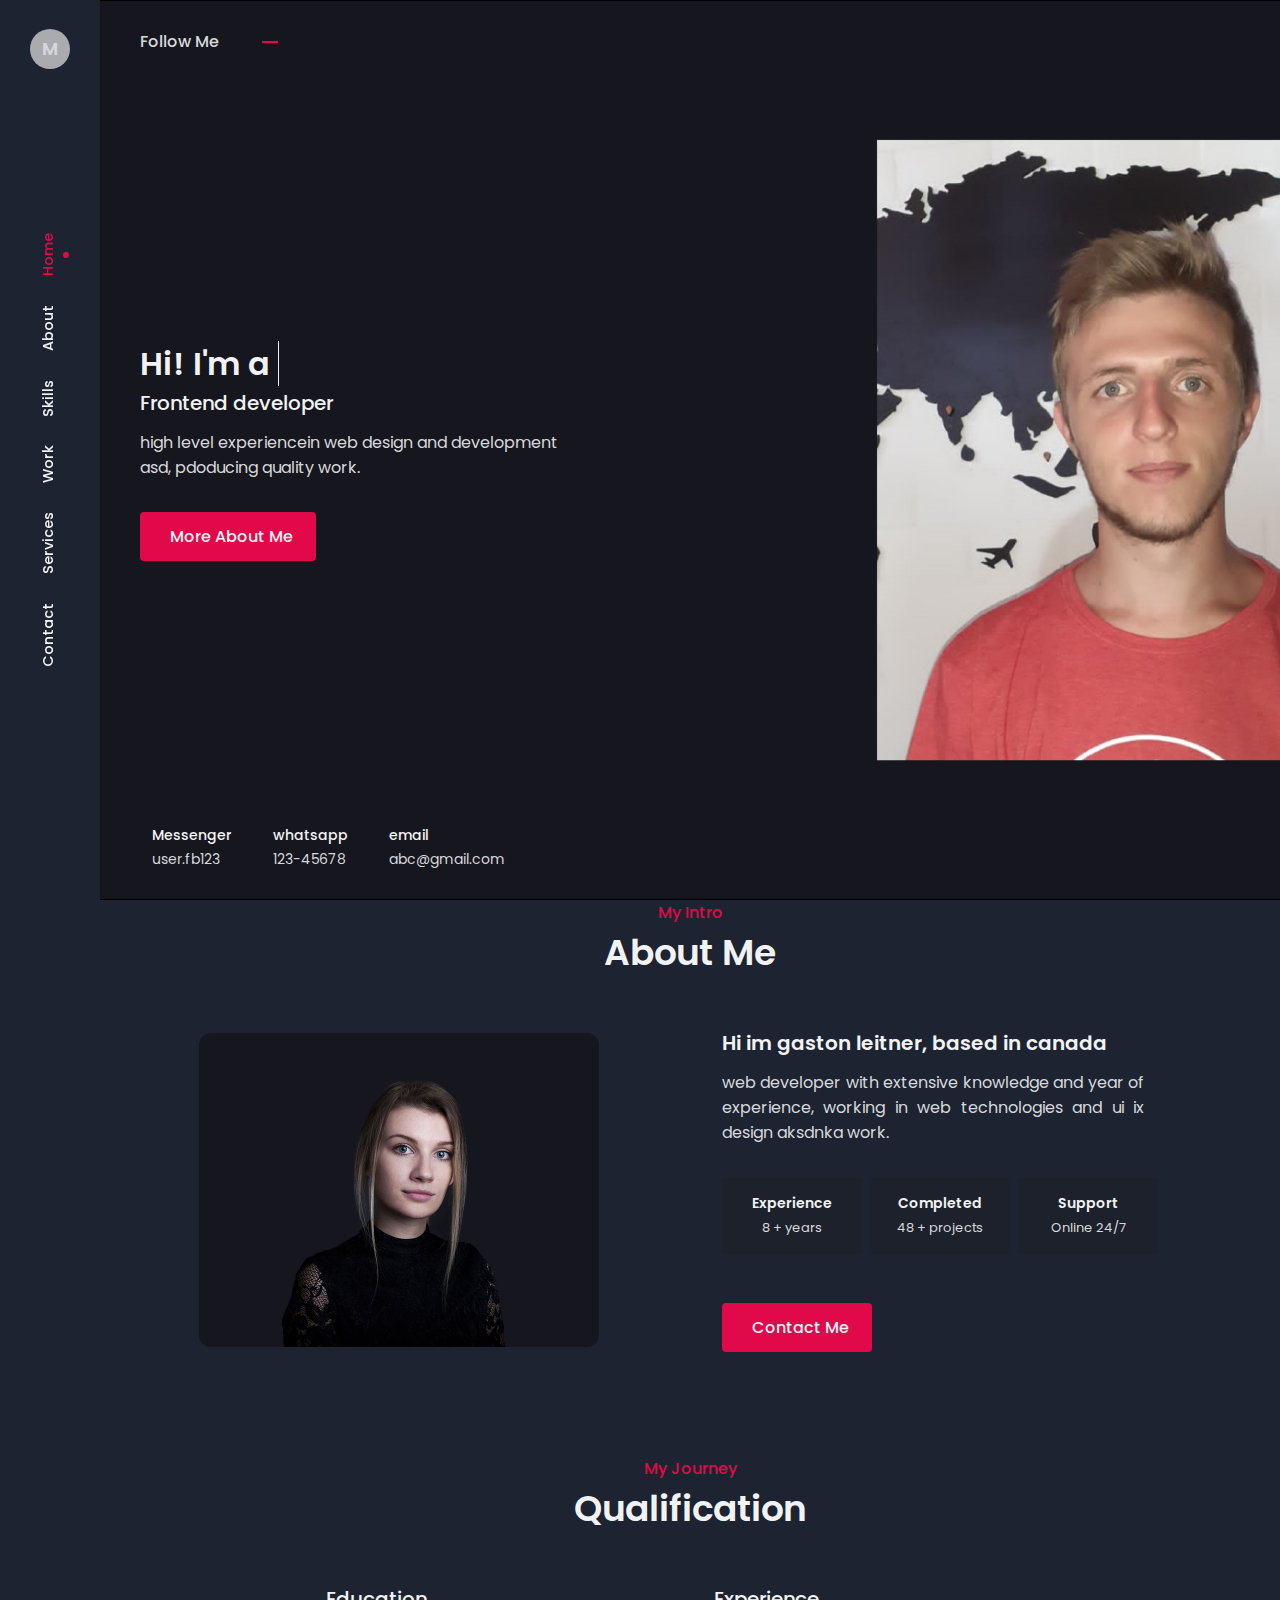
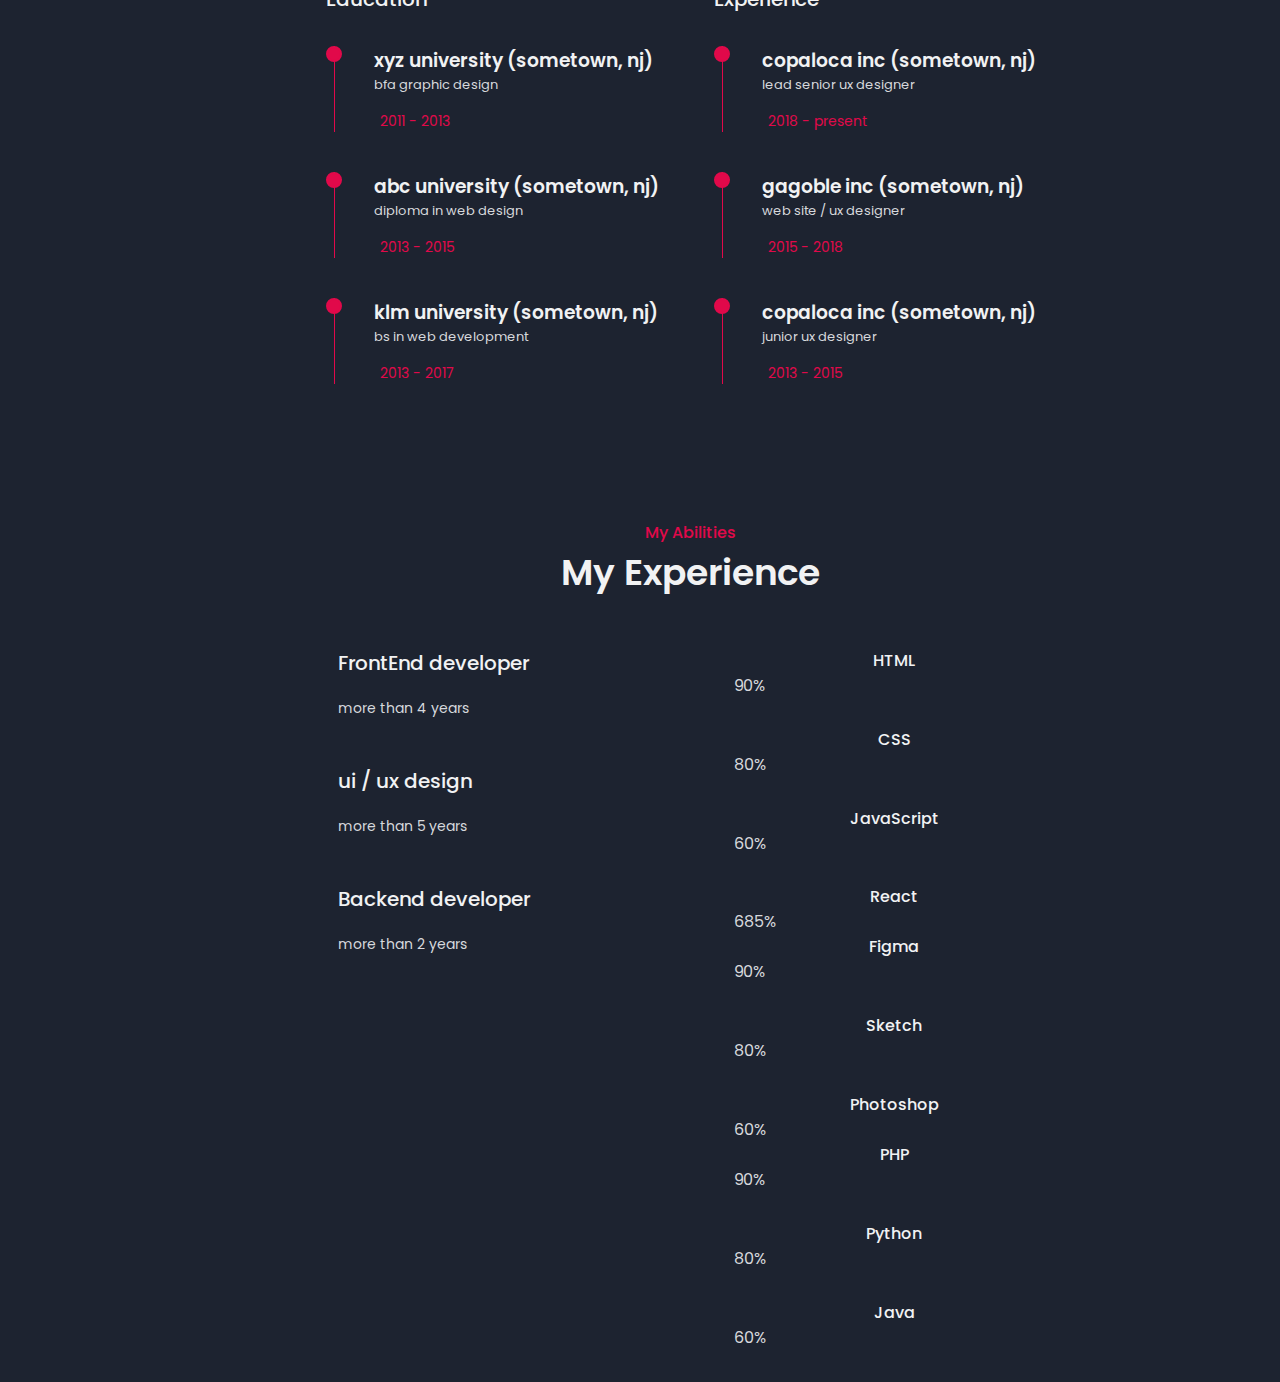
<file: pruebas.html>
<!DOCTYPE html>
<html lang="en">
<head>
    <meta charset="UTF-8">
    <meta http-equiv="X-UA-Compatible" content="IE=edge">
    <meta name="viewport" content="width=device-width, initial-scale=1.0">
    <title>Document</title>

    <link rel="stylesheet" href="/pruebas.css">
    <link rel="stylesheet" href="css/styles.css">
    <script src="pruebas.js"></script>
</head>
<body>
  
  <body>
    <!-- ====== SIDEBAR ====== -->
    <aside class="sidebar" id="sidebar">
        <nav class="nav">
            <div class="nav-logo">
                <a href="index.html" class="nav-logo-text text-ilumination">M</a>
            </div>

            <div class="nav-menu">
                <div class="menu">
                    <ul class="nav-list">
                        <li class="nav-item">
                            <a href="#home" class="nav-link active-link">Home</a>
                        </li>
                        <li class="nav-item">
                            <a href="#about" class="nav-link">About</a>
                        </li>
                        <li class="nav-item">
                            <a href="#skills" class="nav-link">Skills</a>
                        </li>
                        <li class="nav-item">
                            <a href="#work" class="nav-link">Work</a>
                        </li>
                        <li class="nav-item">
                            <a href="#services" class="nav-link">Services</a>
                        </li>
                        <li class="nav-item">
                            <a href="#contact" class="nav-link">Contact</a>
                        </li>
                    </ul>
                </div>
            </div>

            <div class="btn-share">
                <i class="uil uil-share-alt social-share"></i>
            </div>
        </nav>
    </aside>

    <!-- ====== MAIN ====== -->
    <main class="main">
        <!-- ====== HOME ====== -->
        <section class="home" id="home">
            <div class="home-container container grid">
                <div class="home-social">
                    <span class="home-social-follow">Follow Me</span>
                    <div class="home-social-links">
                        <a href="#" target="_blank" class="home-social-link">
                            <i class="uil uil-facebook-f"></i>
                        </a>
                        <a href="#" target="_blank" class="home-social-link">
                            <i class="uil uil-instagram"></i>
                        </a>
                        <a href="#" target="_blank" class="home-social-link">
                            <i class="uil uil-twitter"></i>
                        </a>
                    </div>
                </div>

                <img src="/img/portfolio2/home-img.png" alt="" class="home-img">

                <div class="home-data">
                    


                    <h1 aria-label="Hi! I'm a developer">
                        Hi! I'm a&nbsp;<span class="typewriter"></span>
                      </h1>
                    <h3 class="home-subtitle">Frontend developer</h3>
                    <p class="home-description">high level experiencein web design and development asd,
                        pdoducing quality work.</p>
                    <a href="#about" class="button"><i class="uil uil-user button-icon"></i>
                    More About Me
                    </a>
                </div>

                <div class="my-info">
                    <div class="info-item">
                        <i class="uil uil-facebook-messenger info-icon"></i>

                        <div>
                            <h3 class="info-title">Messenger</h3>
                            <span class="info-subtitle">user.fb123</span>
                        </div>
                    </div>

                    <div class="info-item">
                        <i class="uil uil-whatsapp info-icon"></i>

                        <div>
                            <h3 class="info-title">whatsapp</h3>
                            <span class="info-subtitle">123-45678</span>
                        </div>
                    </div>

                    <div class="info-item">
                        <i class="uil uil-envelope-edit info-icon"></i>

                        <div>
                            <h3 class="info-title">email</h3>
                            <span class="info-subtitle">abc@gmail.com</span>
                        </div>
                    </div>

                </div>
            </div>
        </section>

        <!-- ====== ABOUT ====== -->
        <section class="about" id="about">
            <h2 data-heading="My Intro" class="section-title">About Me</h2>

            <div class="about-container container grid">
                <img src="/img/portfolio2/about-img.jpg" alt="" class="about-img">

                <div class="about-data">
                    <h3 class="about-heading">Hi im gaston leitner, based in canada</h3>
                    <p class="about-description">web developer with extensive knowledge and year of experience,
                        working in web technologies and ui ix design aksdnka work.</p>
                    
                    <div class="about-info grid">
                        <div class="about-box">
                            <i class="uil uil-award about-icon"></i>
                            <h3 class="about-title">Experience</h3>
                            <span class="about-subtitle">8 + years</span>
                        </div>

                        <div class="about-box">
                            <i class="uil uil-suitcase-alt about-icon"></i>
                            <h3 class="about-title">Completed</h3>
                            <span class="about-subtitle">48 + projects</span>
                        </div>

                        <div class="about-box">
                            <i class="uil uil-headphones about-icon"></i>
                            <h3 class="about-title">Support</h3>
                            <span class="about-subtitle">Online 24/7</span>
                        </div>
                    </div>
                    <a href="#contact" class="button"><i class="uil uil-navigator button-icon"></i>
                    Contact Me
                    </a>
                </div>
            </div>
        </section>

        <!-- ====== QUALIFICATION ====== -->
        <section class="qualification section">
            <h2 data-heading="My Journey" class="section-title">Qualification</h2>

            <div class="qualification-container container grid">

                <div class="education">
                    <h3 class="qualification-title">
                        <i class="uil uil-graduation-cap"></i> Education
                    </h3>

                    <div class="timeline">
                        <div class="timeline-item">
                            <div class="circle-dot"></div>
                            <h3 class="timeline title">xyz university (sometown, nj)</h3>
                            <p class="timeline-text">bfa graphic design</p>
                            <span class="timeline-date"><i class="uil uil-calendar-alt"></i>
                            2011 - 2013
                            </span>
                        </div>

                        <div class="timeline-item">
                            <div class="circle-dot"></div>
                            <h3 class="timeline title">abc university (sometown, nj)</h3>
                            <p class="timeline-text">diploma in web design</p>
                            <span class="timeline-date"><i class="uil uil-calendar-alt"></i>
                            2013 - 2015
                            </span>
                        </div>

                        <div class="timeline-item">
                            <div class="circle-dot"></div>
                            <h3 class="timeline title">klm university (sometown, nj)</h3>
                            <p class="timeline-text">bs in web development</p>
                            <span class="timeline-date"><i class="uil uil-calendar-alt"></i>
                            2013 - 2017
                            </span>
                        </div>
                        
                    </div>
                </div>

                <div class="experience">
                    <h3 class="qualification-title">
                        <i class="uil uil-suitcase"></i> Experience
                    </h3>

                    <div class="timeline">
                        <div class="timeline-item">
                            <div class="circle-dot"></div>
                            <h3 class="timeline title">copaloca inc (sometown, nj)</h3>
                            <p class="timeline-text">lead senior ux designer</p>
                            <span class="timeline-date"><i class="uil uil-calendar-alt"></i>
                            2018 - present
                            </span>
                        </div>

                        <div class="timeline-item">
                            <div class="circle-dot"></div>
                            <h3 class="timeline title">gagoble inc (sometown, nj)</h3>
                            <p class="timeline-text">web site / ux designer</p>
                            <span class="timeline-date"><i class="uil uil-calendar-alt"></i>
                            2015 - 2018
                            </span>
                        </div>

                        <div class="timeline-item">
                            <div class="circle-dot"></div>
                            <h3 class="timeline title">copaloca inc (sometown, nj)</h3>
                            <p class="timeline-text">junior ux designer</p>
                            <span class="timeline-date"><i class="uil uil-calendar-alt"></i>
                            2013 - 2015
                            </span>
                        </div>

                    </div>
                </div>
            </div>
        </section>

        <!-- ====== SKILLS ====== -->
        <section class="skills section" id="skills">
            <h2 data-heading="My Abilities" class="section-title">My Experience</h2>

            <div class="skills-container container grid">
                <div class="skills-tabs">
                    <div class="skills-header">
                        <i class="uil uil-brackets-curly skills-icon"></i>

                        <div>
                            <h1 class="skills-title">FrontEnd developer</h1>
                            <span class="skills-subtitle">more than 4 years</span>

                            <i class="uil uil-angle-down skills-arrow"></i>
                        </div>
                    </div>

                    <div class="skills-header">
                        <i class="uil uil-swatchbook skills-icon"></i>

                        <div>
                            <h1 class="skills-title">ui / ux design</h1>
                            <span class="skills-subtitle">more than 5 years</span>

                            <i class="uil uil-angle-down skills-arrow"></i>
                        </div>
                    </div>

                    <div class="skills-header">
                        <i class="uil uil-server-network skills-icon"></i>

                        <div>
                            <h1 class="skills-title">Backend developer</h1>
                            <span class="skills-subtitle">more than 2 years</span>

                            <i class="uil uil-angle-down skills-arrow"></i>
                        </div>
                    </div>
                </div>

                <div class="skills-content">
                    <div class="skills-group">
                        <div class="skills-list grid">
                            <div class="skills-data">
                                <div class="skills-titles">
                                    <h3 class="skills-name">HTML</h3>
                                    <span class="skills-number">90%</span>
                                </div>

                                <div class="skills-bar">
                                    <span class="skills-percentage" style="width: 90%"></span>
                                </div>
                            </div>

                            <div class="skills-data">
                                <div class="skills-titles">
                                    <h3 class="skills-name">CSS</h3>
                                    <span class="skills-number">80%</span>
                                </div>

                                <div class="skills-bar">
                                    <span class="skills-percentage" style="width: 90%"></span>
                                </div>
                            </div>

                            <div class="skills-data">
                                <div class="skills-titles">
                                    <h3 class="skills-name">JavaScript</h3>
                                    <span class="skills-number">60%</span>
                                </div>

                                <div class="skills-bar">
                                    <span class="skills-percentage" style="width: 90%"></span>
                                </div>
                            </div>

                            <div class="skills-data">
                                <div class="skills-titles">
                                    <h3 class="skills-name">React</h3>
                                    <span class="skills-number">685%</span>
                                </div>

                                <div class="skills-bar">
                                    <span class="skills-percentage" style="width: 90%"></span>
                                </div>
                            </div>
                        </div>
                    </div>

                    <div class="skills-group">
                        <div class="skills-list grid">
                            <div class="skills-data">
                                <div class="skills-titles">
                                    <h3 class="skills-name">Figma</h3>
                                    <span class="skills-number">90%</span>
                                </div>

                                <div class="skills-bar">
                                    <span class="skills-percentage" style="width: 90%"></span>
                                </div>
                            </div>

                            <div class="skills-data">
                                <div class="skills-titles">
                                    <h3 class="skills-name">Sketch</h3>
                                    <span class="skills-number">80%</span>
                                </div>

                                <div class="skills-bar">
                                    <span class="skills-percentage" style="width: 90%"></span>
                                </div>
                            </div>

                            <div class="skills-data">
                                <div class="skills-titles">
                                    <h3 class="skills-name">Photoshop</h3>
                                    <span class="skills-number">60%</span>
                                </div>

                                <div class="skills-bar">
                                    <span class="skills-percentage" style="width: 90%"></span>
                                </div>
                            </div>

                        </div>
                    </div>

                    <div class="skills-group">
                        <div class="skills-list grid">
                            <div class="skills-data">
                                <div class="skills-titles">
                                    <h3 class="skills-name">PHP</h3>
                                    <span class="skills-number">90%</span>
                                </div>

                                <div class="skills-bar">
                                    <span class="skills-percentage" style="width: 90%"></span>
                                </div>
                            </div>

                            <div class="skills-data">
                                <div class="skills-titles">
                                    <h3 class="skills-name">Python</h3>
                                    <span class="skills-number">80%</span>
                                </div>

                                <div class="skills-bar">
                                    <span class="skills-percentage" style="width: 90%"></span>
                                </div>
                            </div>

                            <div class="skills-data">
                                <div class="skills-titles">
                                    <h3 class="skills-name">Java</h3>
                                    <span class="skills-number">60%</span>
                                </div>

                                <div class="skills-bar">
                                    <span class="skills-percentage" style="width: 90%"></span>
                                </div>
                            </div>

                        </div>
                    </div>
                </div>
            </div>
        </section>

        <!-- ====== WORK ====== -->

        <!-- ====== SERVICES ====== -->

        <!-- ====== TESTIMONIALS ====== -->

        <!-- ====== CONTACT ====== -->


    </main>

    <!-- ====== FOOTER ====== -->

    <!-- ====== SCROLL UP ====== -->
</body>
</body>
</html>
</file>
<file: pruebas.css>
h1 {
  text-align: left;
  font-weight: 700;
}

/* Typewriter effect 1 */
@keyframes typing {
  0.0000%, 27.3488% { content: ""; }
  1.1395%, 26.2093% { content: "d"; }
  2.2791%, 25.0698% { content: "de"; }
  3.4186%, 23.9302% { content: "dev"; }
  4.5581%, 22.7907% { content: "deve"; }
  5.6977%, 21.6512% { content: "devel"; }
  6.8372%, 20.5116% { content: "develo"; }
  7.9767%, 19.3721% { content: "develop"; }
  9.1163%, 18.2326% { content: "develope"; }
  10.2558%, 17.0930% { content: "developer"; }

  30.7674%, 51.2791% { content: ""; }
  31.9070%, 50.1395% { content: "w"; }
  33.0465%, 49.0000% { content: "wr"; }
  34.1860%, 47.8605% { content: "wri"; }
  35.3256%, 46.7209% { content: "writ"; }
  36.4651%, 45.5814% { content: "write"; }
  37.6047%, 44.4419% { content: "writer"; }

  54.6977%, 75.2093% { content: ""; }
  55.8372%, 74.0698% { content: "r"; }
  56.9767%, 72.9302% { content: "re"; }
  58.1163%, 71.7907% { content: "rea"; }
  59.2558%, 70.6512% { content: "read"; }
  60.3953%, 69.5116% { content: "reade"; }
  61.5349%, 68.3721% { content: "reader"; }

  78.6279%, 96.8605% { content: ""; }
  79.7674%, 95.7209% { content: "h"; }
  80.9070%, 94.5814% { content: "hu"; }
  82.0465%, 93.4419% { content: "hum"; }
  83.1860%, 92.3023% { content: "huma"; }
  84.3256%, 91.1628% { content: "human"; }
}

@keyframes blink {
  0%, 100% { opacity: 1; }
  50% { opacity: 0; }
}

.typewriter {
  --caret: currentcolor;
}

.typewriter::before {
  content: "";
  animation: typing 13.5s infinite;
}

.typewriter::after {
  content: "";
  border-right: 1px solid var(--caret);
  animation: blink 0.5s linear infinite;
}

.typewriter.thick::after {
  border-right: 1ch solid var(--caret);
}

.typewriter.nocaret::after {
  border-right: 0;
}


@media (prefers-reduced-motion) {
  .typewriter::after {
    animation: none;
  }
  
  @keyframes sequencePopup {
    0%, 100% { content: "developer"; }
    25% { content: "writer"; }
    50% { content: "reader"; }
    75% { content: "human"; }
  }

  .typewriter::before {
    content: "developer";
    animation: sequencePopup 12s linear infinite;
  }
}
</file>
<file: css/styles.css>
/*=============== GOOGLE FONTS ===============*/
@import url('https://fonts.googleapis.com/css2?family=Poppins:ital,wght@0,100;0,200;0,300;0,400;0,500;0,600;0,700;0,800;0,900;1,100;1,200;1,300;1,400;1,500;1,600;1,700;1,800;1,900&display=swap');

:root{
  /* --bg-black-900:#f2f2fc; */
  /* --bg-black-100:#fdf9ff; */
  /* --bg-black-50:#e8dfec; */
  /* --text-black-900:#302e4d; */
  /* --text-black-700:#504e70; */

  /* ROOT SEGUNDO VIDEO */
  --hue-color:220;

  /* HSL COLOR MODE */
  --skin-color: hsl(342, 92%, 46%);
  --title-color: hsl(var(--hue-color), 8%, 95%);
  --text-color: hsl(var(--hue-color), 8%, 85%);
  --body-color: hsl(var(--hue-color), 25%, 15%);
  --box-color: hsl(var(--hue-color), 20%, 14%);
  --scroll-bar-color: hsl(var(--hue-color), 12%, 38%);
  --scroll-thumb-color: hsl(var(--hue-color), 12%, 26%);

  /* COLOR TEXT ILUMINATION */
  /* --first-hue: 184;
  --sat: 28%;
  --lig: 48%;
  */
  
  --first-hue: 342;
  --sat: 65%;
  --lig: 52%;
  
  --first-color: hsl(var(var(--first-hue), var(--sat), var(--lig)));
  --first-color-alt: hsl(var(--first-hue), var(--sat), 44%);
  /* COLOR TEXT ILUMINATION */

  /* FONT AND TYPOGRAPHY */
  --body-font: 'Poppins', sans-serif;

  /* .5rem = 8px, 1rem = 16px, 1.5rem = 24px... */
  --biggest-font-size: 3rem;
  --h1-font-size: 2.25rem;
  --h2-font-size: 1.5rem;
  --h3-font-size: 1.25rem;
  --normal-font-size: 1rem;
  --small-font-size: .875rem;
  --smaller-font-size: .813rem;

  /* FONT WEIGHT */
  --font-medium: 500;
  --font-bold: 600;

  /* MARGENES BOTTOM */
  --mb-0-25: .25rem;
  --mb-0-5: .5rem;
  --mb-0-75: .75rem;
  --mb-1: 1rem;
  --mb-1-5: 1.5rem;
  --mb-2: 2rem;
  --mb-2-5: 2.5rem;
  --mb-3: 3rem;

  /* Z INNDEX */
  --z-fixed: 10;
  --z-modal: 100;

}

/* ==================== RESPONSIVE TYPOGRAPY ==================== */
@media screen and (max-width: 1024px){
  :root{
    --biggest-font-size: 2rem;
    --h1-font-size: 1.5rem;
    --h2-font-size: 1.25rem;
    --h3-font-size: 1.125rem;
    --normal-font-size: .938rem;
    --small-font-size: .813rem;
    --smaller-font-size: .75rem;
  }
}

/* ==================== BASE ==================== */
*{
  margin: 0;
  padding: 0;
  box-sizing: border-box;
  cursor: url('../img/cursors/aero_arrow.cur');
}

html{
  scroll-behavior: smooth;
}

body,
button,
input{
  font-family: var(--body-font);
  font-size: var(--normal-font-size);
}

body{
  background-color: var(--body-color);
  color: var(--text-color);
  
}

h1, h2, h3{
  color: var(--title-color);
  font-weight: var(--font-bold);
}

ul{
  list-style: none;
}

a{
  text-decoration: none;
}

img{
  max-width: 100%;
  height: auto;
}

button{
  cursor: pointer;
}

button,
input{
  border: none;
  outline: none;
}

/* ==================== REUSABLE CSS CLASSES ====================*/
.section{
  padding: 6.5rem 0 2rem;
}

.section-title{
  text-align: center;
  font-size: var(--h1-font-size);
  margin-bottom: var(--mb-3);
}

.section-title::before{
  content: attr(data-heading);
  display: block;
  font-size: var(--normal-font-size);
  font-weight: var(--font-medium);
  color: var(--skin-color);
}

/* ==================== BUTTONS ==================== */
.button{
  display: inline-flex;
  align-items: center;
  column-gap: .5rem;
  background-color: var(--skin-color);
  color: var(--title-color);
  margin-right: .5rem;
  padding: .75rem 1.4rem;
  border-radius: .25rem;
  font-weight: var(--font-medium);
  position: relative;
  z-index: 1;
  transition: .3s;
}

.button:hover {
  transform: scale(1.05);
  filter: drop-shadow(2px 4px 4px #737373);
}



/* .button::after{
  position: absolute;
  content: '';
  left: 0;
  top: 0;
  width: 100%;
  height: 100%;
  background-color: #373e52;
  z-index: -1;
  transform-origin: center;
  transform: scale(0);
  border-radius: .25rem;
  transition: .3s;
} */
      
.button:hover::after{
transform: scale(1);
}

.button-icon{
  font-size: 1.25rem;
}

/* ==================== LAYOUT ==================== */
.container{
  max-width: 1250px;
  margin-left: auto;
  margin-right: auto;
}

.grid{
  display: grid;
}


.message {
  position: absolute;
  color: #7cd6ec;
  top: 50%;
  left: 50%;
  transform: translate(-50%, -50%);
  animation: message 1s alternate infinite ease-in-out;
}


@keyframes message {
  0% {
    opacity: .2;
  }
  100% {
    opacity: 1;
  }
}



/* ==================== SIDEBAR ==================== */
.sidebar{
  position: fixed;
  width: 100px;
  height: 100vh;
  background-color: var(--body-color);
  border-right: 1px solid var(--box-color);
  transition: .5s;
}

.nav-logo{
  position: absolute;
  left: 0;
  right: 0;
  top: 1.8rem;
  width: 40px;
  border-radius: 50%;
  background-color: rgba(214, 214, 214, 0.76);
  text-align: center;
  margin: auto;
}

.nav-logo-text{
  font-size: 1.125rem;
  color: var(--text-color);
  font-weight: var(--font-bold);
  line-height: 40px;
}

/* LOGO ILUMINATION */
.logo-ilumination{
  color: var(--first-color);
  cursor: none;
  animation: animateText 5s linear infinite;
}
@keyframes animateText{
  0%,18%,20%,50.1%,60%,65.1%,80%,90.10%,92%
  {
    color: rgba(255, 255, 255, 0.1);
    text-shadow: none;
  }

  18.1%,20.1%,30%,50%,60%,65%,80.1%,90%,92.1%,100%
  {
    color: var(--first-color-alt);
    text-shadow: 0 0 10px var(--first-color-alt),
    0 0 20px var(--first-color-alt),
    0 0 40px var(--first-color-alt),
    0 0 80px var(--first-color-alt),
    0 0 160px var(--first-color-alt);
  }
}
/* LOGO ILUMINATION */

/* .img-gorrito {
  position: fixed;
  width: 65px;
  top: -9px;
  left: 25px;
  transform: rotate(20deg);
} */

.nav-menu{
  position: fixed;
  transform: rotate(-90deg) translateX(-100%);
  transform-origin: left top;
  width: 100vh;
}

.menu{
  display: flex;
  font-size: .9rem;
}

.nav-list{
  display: flex;
  flex-direction: row-reverse;
  margin: -2px auto 0 auto;
}

.nav-link{
  float: right;
  height: 100%;
  line-height: 100px;
  padding: 0 .9rem;
  color: var(--title-color);
  font-weight: var(--font-medium);
  position: relative;
  transition: .4s;
}

.btn-share{
  position: absolute;
  bottom: 2rem;
  left: 0;
  right: 0;
  text-align: center;
}

.social-share{
  font-size: 1.4rem;
  cursor: pointer;
}

.social-share:hover{
  color: var(--skin-color);
}

.nav-toggle{
  height: 32px;
  width: 36px;
  cursor: pointer;
  position: fixed;
  right: 1.5rem;
  top: 2rem;
  font-size: 1.2rem;
  border-radius: .25rem;
  background-color: var(--skin-color);
  color: var(--title-color);
  display: none;
  justify-content: center;
  align-items: center;
}

.nav-close{
  font-size: 1.5rem;
  position: absolute;
  top: 1rem;
  right: 1.25rem;
  cursor: pointer;
  display: none;
}

/* ==================== ACTIVE LINK ==================== */
.nav-link.active-link, .nav-link:hover{
  color: var(--skin-color);
}

.nav-link.active-link::after, .nav-link:hover::after{
  position: absolute;
  content: '';
  width: 6px;
  height: 6px;
  background-color: var(--skin-color);
  border-radius: 50%;
  bottom: 1.8rem;
  left: 0;
  right: 0;
  margin: auto;
}

/* ==================== MAIN ==================== */
.main{
  margin-left: 100px;
}

/* ==================== HOME SECTION ==================== */
.home{
  background: url('/img/fotosPerfil/home-img.png');
  background-size: cover;
  background-position: center center;
  height: 100vh;
}

.home-container{
  position: relative;
  height: 100%;
  align-items: center;
}

.home-social{
  position: absolute;
  top: 1.8rem;
  left: 0;
  display: flex;
  align-items: center;
  column-gap: 3.5rem;
}

.home-social-follow{
  font-weight: var(--font-medium);
  position: relative;
}

.home-social-follow::after{
  content: '';
  position: absolute;
  width: 1rem;
  height: 2px;
  background-color: var(--skin-color);
  right: -75%;
  top: 50%;
}

.home-social-links{
  display: inline-flex;
  column-gap: 1rem;
}

.home-social-link{
  font-size: 1.2rem;
  color: var(--text-color);
  transition: .3s;
}

.home-social-link:hover{
  transform: translateY(.25rem);
  
}

.home-img{
  display: none;
}

/* TEXT ILUMINATION */
.text-ilumination{
  color: var(--first-color);
  animation: animateText 5s linear infinite;
}
@keyframes animateText{
  0%,18%,20%,50.1%,60%,65.1%,80%,90.10%,92%
  {
    color: var(--text-color);
    text-shadow: none;
  }

  18.1%,20.1%,30%,50%,60%,65%,80.1%,90%,92.1%,100%
  {
    color: var(--first-color-alt);
    text-shadow: 0 0 10px var(--first-color-alt),
    0 0 0px var(--first-color-alt),
    0 0 0px var(--first-color-alt),
    0 0 0px var(--first-color-alt),
    0 0 30px var(--first-color-alt);
  }
}
/* TEXT ILUMINATION */

.home-title{
  font-size: var(--biggest-font-size);
}

.home-subtitle{
  font-size: var(--h3-font-size);
  font-weight: var(--font-medium);
  margin-bottom: var(--mb-0-75);
}

.home-description{
  max-width: 450px;
  margin-bottom: var(--mb-2);  
}

/* MAQUINA DE ESCRIBIR PARRAFO */
.maquina-escribir {
    font-family: monospace;
    white-space: nowrap; /*los espacios en blanco no rompen la línea        */
    width: 20ch; /*el ancho será el número de caracteres que tiene nuestra línea*/
    animation: escribiendo ss steps(20);          
    overflow: hidden;
}

.cursor{
  animation: 0.6s parpadeo-cursor infinite;
}

@keyframes escribiendo {
  from {
    width: 0;
  }
}

@keyframes parpadeo-cursor {
  50% {
    opacity: 0;
  }
}
/* MAQUINA DE ESCRIBIR PARRAFO */


.my-info{
  display: flex;
  column-gap: 1.8rem;
  position: absolute;
  left: 0;
  bottom: 1.8rem;
}

.info-item{
  display: flex;
  align-items: center;
}

.info-title,
.info-subtitle{
  font-size: var(--small-font-size);
}

.info-title{
  font-weight: var(--font-medium);
}

.info-icon{
  font-size: 1.8rem;
  color: var(--skin-color);
  margin-right: var(--mb-0-75);
}

/* LINKS MY INFO */
.info-link{
  color: white;
  text-decoration: underline var(--skin-color);
  box-shadow: inset 0 0 0 0 var(--skin-color);
  transition: color .2s ease-in-out, box-shadow .2s ease-in-out;
}

.info-link:hover{
  color: white;
  box-shadow: inset 0 0 200px 0 var(--skin-color);
}
/* LINKS MY INFO */





/* ==================== ABOUT ==================== */
.about-container{
  grid-template-columns: repeat(2, 1fr);
  column-gap: 4rem;
  align-items: center;
}

.about-img{
  border-radius: 0.75rem;
  justify-self: center;
  width: 400px;
}

.about-heading{
  font-size: var(--h3-font-size);
  margin-bottom: var(--mb-0-75);
}

.about-description{
  text-align: justify;
  padding-right: 6rem;
  margin-bottom: var(--mb-2);
}

.about-info{
  grid-template-columns: repeat(3, 140px);
  column-gap: .5rem;
  margin-bottom: var(--mb-3);
}

.about-box{
  text-align: center;
  border-radius: .25rem;
  padding: 1rem 1.25rem;
  background-color: var(--box-color);
}

.about-icon{
  font-size: 1.5rem;
  color: var(--skin-color);
  margin-bottom: var(--mb-0-75);
}

.about-title{
  font-size: var(--small-font-size);
}

.about-subtitle{
  font-size: var(--smaller-font-size);
}

/*===== Qualification Section =====*/
.qualification-container{
  grid-template-columns: repeat(2, 340px);
  column-gap: 3rem;
  justify-content: center;
}

.qualification-title{
  font-size: var(--h3-font-size);
  font-weight: var(--font-medium);
  margin-bottom: var(--mb-2);
}

.timeline-item{
  position: relative;
  padding-left: 3rem;
  margin-bottom: var(--mb-2-5);
}

.timeline-item:last-child{
  margin-bottom: 0;
}

.timeline-item::before{
  content: '';
  width: 1px;
  position: absolute;
  left: .48rem;
  top: 0;
  height: 100%;
  background-color: var(--skin-color);
}

.circle-dot{
  position: absolute;
  left: 0;
  top: 0;
  height: 1rem;
  width: 1rem;
  border: 2px solid var(--skin-color);
  border-radius: 50%;
  background-color: var(--skin-color);
  transition: .3s;
}

.timeline-item:hover .circle-dot{
  background-color: var(--body-color);
}

.timeline-title{
  font-size: var(--normal-font-size);
  font-weight: var(--font-medium);
  margin-bottom: var(--mb-0-25);
}

.timeline-text{
  font-size: var(--smaller-font-size);
  margin-bottom: var(--mb-1);
}

.timeline-date{
  display: flex;
  align-items: center;
  column-gap: .4rem;
  font-size: var(--small-font-size);
  color: var(--skin-color);
}

/*===== Skills Section =====*/
.skills-container{
  grid-template-columns: 360px 320px;
  column-gap: 3rem;
  justify-content: center;
}

.skills-header{
  display: flex;
  align-items: center;
  cursor: pointer;
}

.skills-header:not(:last-child){
  margin-bottom: var(--mb-2-5);
}

.skills-icon,
.skills-arrow{
  font-size: 2rem;
  color: var(--skin-color);
}

.skills-icon{
  margin-right: var(--mb-0-75);
}

.skills-title{
  font-size: var(--h3-font-size);
  font-weight: var(--font-medium);
}

.skills-subtitle{
  font-size: var(--small-font-size);
}

.skills-arrow{
  margin-left: auto;
}

.skills-active .skills-arrow{
  transform: rotate(-90deg);
  transition: .3s;
}

.skills [data-content]{
  display: none;
}

.skills-active[data-content]{
  display: block;
}

.skills-list{
  row-gap: 1.8rem;
}

.skills-icons-div{
  display: flex;
  justify-content: space-between;
  margin-bottom: var(--mb-0-5);
}

.skill-icon-div:hover {
  transform: scale(1.1);
  filter: drop-shadow(2px 4px 4px #737373);
  transition: 0.1s ease-in-out;
}

.skillicon {
  height: 4rem;
}

.skills-name{
  display: flex;
  align-items: center;
  justify-content: center;
  font-size: var(--normal-font-size);
  font-weight: var(--font-medium);
}

/*===== Work Section =====*/
.work-container{
  grid-template-columns: repeat(3, 330px);
  gap: 1.8rem;
  justify-content: center;
  padding-top: 1rem;
}

.work-item{
  cursor: pointer;
  color: var(--title-color);
  padding: .25rem .75rem;
  font-weight: var(--font-medium);
  border-radius: .5rem;
}

.work-card{
  background-color: var(--box-color);
  padding: 1.25rem;
  border-radius: .5rem;
  transition: 0.2s ease-in-out;
}

.work-card:hover {
  transform: translateY(-.5rem);
  filter: drop-shadow(2px 8px 8px #797979);
}

.portfolio-item-details{
  display: none;
}

.work-img{
  border-radius: .5rem;
  margin-bottom: var(--mb-1);
}

.work-title{
  font-size: var(--normal-font-size);
  font-weight: var(--font-medium);
  margin-bottom: var(--mb-0-5);
}

.work-button{
  color: var(--skin-color);
  font-size: var(--small-font-size);
  display: flex;
  align-items: center;
  column-gap: .25rem;
  cursor: pointer;
}

.work-button-icon{
  font-size: 1rem;
  transition: .3s;
}

.work-button:hover .work-button-icon{
  transform: translateX(.25rem);
}

/* PORTFOLIO POPUP */
.portfolio-popup{
  position: fixed;
  top: 0;
  left: 0;
  right: 0;
  bottom: 0;
  background-color: rgba(0, 0, 0, 0.5);
  display: flex;
  justify-content: center;
  align-items: center;
  padding: 0 1rem;
  z-index: var(--z-modal);
  opacity: 0;
  visibility: hidden;
  transition: .3s;
}

.portfolio-popup.open{
  opacity: 1;
  visibility: visible;
}

.portfolio-popup-inner{
  background-color: var(--box-color);
  width: 900px;
  border-radius: .5rem;
  padding: 2.5rem;
  position: relative;
}

.portfolio-popup-content{
  grid-template-columns: repeat(2, 1fr);
  align-items: center;
  column-gap: 3rem;
}

.portfolio-popup-close{
  position: absolute;
  top: 1.5rem;
  right: 1.5rem;
  font-size: 1.5rem;
  color: var(--skin-color);
  cursor: pointer;
  transition: .3s;
}

.portfolio-popup-close:hover {
  transform: rotate(90deg);
}

.portfolio-popup-img{
  border-radius: .5rem;
}

.portfolio-popup-subtitle{
  font-size: var(--smaller-font-size);
  margin-bottom: var(--mb-0-25);
}

.details-title{
  font-size: var(--h3-font-size);
  font-weight: var(--font-medium);
  margin-bottom: var(--mb-1);
}

.details-description{
  font-size: var(--small-font-size);
  margin-bottom: var(--mb-2);
}

.details-info li{
  margin-bottom: var(--mb-0-75);
  text-transform: capitalize;
  font-size: var(--small-font-size);
}

.details-info li:last-child{
  margin-bottom: 0;
}

.details-info li span{
  font-weight: normal;
}

.details-info li a{
  text-transform: lowercase;
  color: var(--skin-color);
  margin: 0 .5rem;
  transition: .3s;
}

.details-info li a i {
  font-size: 1.5rem;
}


/*===== Services Section =====*/
.services-container{
  grid-template-columns: repeat(3, 250px);
  justify-content: center;
  column-gap: 1.8rem;
}

.services-content{
  position: relative;
  background-color: var(--box-color);
  padding: 6rem 0 2rem 2.5rem;
  border-radius: .25rem;
}

.services-icon{
  display: block;
  font-size: 1.8rem;
  color: var(--skin-color);
  margin-bottom: var(--mb-1);
}

.services-title{
  font-size: var(--h3-font-size);
  margin-bottom: var(--mb-1);
  font-weight: var(--font-medium);
}

.services-button{
  color: var(--skin-color);
  font-size: var(--small-font-size);
  display: flex;
  align-items: center;
  column-gap: .25rem;
  cursor: pointer;
}

.services-button-icon{
  font-size: 1rem;
  transition: .3s;
}

.services-button:hover .services-button-icon{
  transform: translateX(.25rem);
}

.services-modal{
  position: fixed;
  top: 0;
  left: 0;
  right: 0;
  bottom: 0;
  background-color: rgba(0, 0, 0, 0.5);
  display: flex;
  justify-content: center;
  align-items: center;
  padding: 0 1rem;
  z-index: var(--z-modal);
  opacity: 0;
  visibility: hidden;
  transition: .3s;
}

.services-modal-content{
  width: 500px;
  position: relative;
  background-color: var(--box-color);
  padding: 4.5rem 2.5rem 2.5rem;
  border-radius: .5rem;
}

.services-modal-close{
  position: absolute;
  top: 1.5rem;
  right: 1.5rem;
  font-size: 1.5rem;
  color: var(--skin-color);
  cursor: pointer;
}

.services-modal-title,
.services-modal-description{
  text-align: center;
}

.services-modal-title{
  font-size: var(--h3-font-size);
  font-weight: var(--font-medium);
  margin-bottom: var(--mb-1);
}

.services-modal-description{
  font-size: var(--small-font-size);
  padding: 0 3.5rem;
  margin-bottom: var(--mb-2);
}

.services-modal-services{
  row-gap: var(--mb-0-75);
}

.services-modal-service{
  display: flex;
  align-items: center;
  column-gap: .5rem;
}

.services-modal-icon{
  color: var(--skin-color);
  font-size: 1.1rem;
}

.services-modal-info{
  font-size: var(--small-font-size);
}

/* ACTIVE MODAL */
/* .active-modal{
  opacity: 1;
  visibility: visible;
} */

/*===== Testimonial Section =====*/
@media screen and (min-width: 992px){
  .testimonials-container{
    width: 750px;
    margin-left: auto !important;
    margin-right: auto !important;
  }
}



.testimonial-card{
  background-color: var(--box-color);
  padding: 1.8rem 2rem;
  border-radius: .5rem;
  margin-bottom: 3rem;
  height: 350px;
  transition: .3s ease-in-out;
}

.testimonial-card:hover {
  filter: drop-shadow(2px 2px 8px #797979);
}

.testimonial-quote{
  display: inline-flex;
  font-size: 1rem;
  color: var(--skin-color);
  margin-bottom: var(--mb-1);
}

.testimonial-description{
  margin-bottom: var(--mb-1);
  font-size: var(--small-font-size);
}

.testimonial-date{
  font-size: .9rem;
  margin-bottom: var(--mb-2);
}

.testimonial-profile{
  display: flex;
  align-items: center;
  column-gap: 1rem;
}

.testimonial-profile-img{
  width: 70px;
  height: auto;
  border-radius: 3rem;
}

.testimonial-profile-data{
  display: flex;
  flex-direction: column;
  row-gap: .4rem;
}

.testimonial-profile-name{
  font-size: 1rem;
  font-weight: var(--font-medium);
  color: var(--title-color);
}

.testimonial-profile-detail{
  font-size: var(--small-font-size);
}

.certificado-card-link a {
  font-size: .8rem;
  color: var(--skin-color);
}



/* Swiper Class */
.swiper-pagination-bullet{
  background-color: white;
}

.swiper-pagination-bullet-active{
  background-color: var(--skin-color);
}




/*==================== Contact Section ====================*/
.contact-container{
  grid-template-columns: 300px 340px;
  column-gap: 3rem;
  justify-content: center;
  align-items: center;
}

.contact-info{
  display: grid;
  row-gap: 1rem;
}

.contact-card{
  background-color: var(--box-color);
  padding: 1rem;
  border-radius: .5rem;
  text-align: center;
}

.contact-card-icon{
  font-size: 1.8rem;
  color: var(--title-color);
  margin-bottom: var(--mb-0-25);
}

.contact-card-title,
.contact-card-data{
  font-size: var(--small-font-size);
}

.contact-card-title{
  font-weight: var(--font-medium);
}

.contact-card-data{
  display: block;
  margin-bottom: var(--mb-0-75);
}

.contact-button{
  color: var(--skin-color);
  font-size: var(--small-font-size);
  display: flex;
  align-items: center;
  justify-content: center;
  column-gap: .25rem;
  cursor: pointer;
}

.contact-button-icon{
  font-size: 1rem;
  transition: .3s;
}

.contact-button:hover .contact-button-icon{
  transform: translateX(.25rem);
}

.input-container{
  position: relative;
  margin-top: .1rem;
  margin-bottom: 1.9rem;
}

.input{
  width: 100%;
  border: 2px solid var(--text-color);
  background-color: transparent;
  padding: .6rem 1.2rem;
  color: var(--title-color);
  font-weight: var(--font-medium);
  font-size: var(--normal-font-size);
  letter-spacing: .5px;
  outline: none;
  border-radius: .50rem;
  transition: .3s;
}

textarea.input{
  padding: .8rem 1.2rem;
  min-height: 140px;
  border-radius: .50rem;
  resize: none;
}

.input-container label{
  position: absolute;
  top: 50%;
  left: 1rem;
  transform: translateY(-50%);
  padding: 0 .4rem;
  color: var(--text-color);
  font-size: 1rem;
  font-weight: var(--font-medium);
  pointer-events: none;
  z-index: 15;
  transition: .5s;
}

.input-container.textarea label{
  top: 1rem;
  transform: translateY(0);
}

.input-container span{
  position: absolute;
  top: 0;
  left: 25px;
  color: transparent;
  transform: translateY(-50%);
  font-size: var(--small-font-size);
  padding: 0 .4rem;
  pointer-events: none;
  z-index: var(--z-fixed);
}

.input-container span::before,
.input-container span::after{
  content: '';
  position: absolute;
  width: 10%;
  height: 5px;
  opacity: 0;
  background-color: var(--body-color);
  top: 50%;
  transform: translateY(-50%);
  transition: .3s;
}

.input-container span::before{
  left: 50%;
}

.input-container span::after{
  right: 50%;
}

.input-container.focus label{
  top: 0;
  transform: translateY(-50%);
  left: 25px;
  font-size: var(--smaller-font-size);
}

.input-container.focus span::before,
.input-container.focus span::after{
  width: 50%;
  opacity: 1;
}

#msg{
  color: #61b752;
  margin-top: var(--mb-0-25);
  display: block;
}

/*==================== FOOTER ====================*/
.footer-container{
  grid-template-columns: repeat(3, 1fr);
  column-gap: 1.6rem;
}

.footer-bg{
  background-color: var(--box-color);
  padding: 3rem 0 3.5rem;
}

.footer-title{
  font-size: var(--h1-font-size);
  margin-bottom: var(--mb-0-25);
}

.footer-subtitle{
  font-size: var(--small-font-size);
}

.footer-links{
  display: flex;
  justify-self: center;
  column-gap: 2rem;
}

.footer-link:hover{
  color: var(--skin-color);
}

.footer-socials{
  justify-self: flex-end;
}

.footer-social{
  font-size: 1.25rem;
  margin-right: var(--mb-1-5);
}

.footer-social:hover{
  color: var(--skin-color);
}

.footer-copy{
  font-size: var(--smaller-font-size);
  text-align: center;
  margin-top: 4.5rem;
}

.footer-title,
.footer-subtitle,
.footer-link,
.footer-social{
  color: var(--title-color);
}

/*=============== SCROLL UP ===============*/




/*=============== SCROLL BAR ===============*/
::-webkit-scrollbar{
  width: .60rem;
  background-color: var(--scroll-bar-color);
  border-radius: .5rem;
}

::-webkit-scrollbar-thumb{
  background-color: var(--scroll-thumb-color);
  border-radius: .5rem;
}

/*========== BREAKPOINTS ==========*/
/* For Large Devices */
@media screen and (max-width: 1408px) {
  .container{
    margin-left: var(--mb-2-5);
    margin-right: var(--mb-2-5);
  }
}

@media screen and (max-width: 1216px) {

  .about-container{
    column-gap: 2.5rem;
  }

  .about-description{
    padding-right: 0;
  }

  .work-container{
    grid-template-columns: repeat(2, 330px);
    gap: 2.5rem;
  }
}

@media screen and (max-width: 1024px) {

  .container{
    margin-left: var(--mb-1-5);
    margin-right: var(--mb-1-5);
  }

  .img-gorrito {
    display: none;
  }

  .sidebar{
    width: 100%;
    z-index: 999;
    transform: translateX(-100%);
  }

  .show-sidebar{
    transform: translateX(0);
  }

  .nav-logo,
  .btn-share{
    display: none;
  }

  .nav-menu{
    height: 100%;
    width: 100%;
    transform: rotate(0deg) translateX(0);
    display: flex;
    justify-content: center;
  }

  .nav-list{
    flex-direction: column;
    height: 100%;
    justify-content: center;
    align-items: center;
  }

  .nav-link{
    padding: 1rem 0;
    line-height: 1.5;
  }

  .nav-link.active-link::after, .nav-link:hover::after{
    bottom: 0;
  }

  .nav-close{
    display: block;
  }

  .nav-toggle{
    display: flex;
  }
  
  .main{
    margin-left: 0;
  }

  .about-container{
    grid-template-columns: 1fr;
    row-gap: 2.5rem;
  }

  .about-img{
    width: 350px;
  }

  .about-data{
    text-align: center;
  }

  .about-info{
    justify-content: center;
  }

  .about-box{
    padding: .75rem .5rem;
  }

  .about-description{
    padding: 0 4rem;
    text-align: center;
  }

  .qualification-container{
    grid-template-columns: repeat(2, 290px);
  }

  .skills-container{
    grid-template-columns: 340px 300px;
  }

  .skills-list{
    row-gap: 1.7rem;
  }

  .work-card{
    padding: 1rem;
  }

  .work-img{
    margin-bottom: var(--mb-0-75);
  }

  .work-title{
    margin-bottom: var(--mb-0-25);
  }

  .services-container{
    grid-template-columns: repeat(3, 220px);
  }

  .testimonial-card{
    padding: 1.25rem 1.5rem;
  }

  .portfolio-item-details{
    margin-bottom: var(--mb-1-5);
  }

  .details-info li{
    margin-bottom: var(--mb-0-5);
  }

  .details-title{
    margin-bottom: var(--mb-0-75);
  }
}

/* For Medium Devices */
@media screen and (max-width: 768px) {

  .home{
    background-image: none;
  }

  .home-img{
    display: block;
    width: 300px;
    justify-self: center;
    border-radius: .5rem;
  }


  .about-img{
    width: 250px;
  }

  .qualification-container{
    grid-template-columns: 290px;
    row-gap: 3rem;
  }

  .skills-container{
    grid-template-columns: 300px;
    row-gap: 3rem;
  }

  .work-container{
    grid-template-columns: 330px;
  }

  .services-container{
    grid-template-columns: repeat(2, 1fr);
    gap: 1.5rem;
  }

  .services-content{
    padding: 3.5rem .5rem 1.25rem 1.5rem;
  }

  .services-icon{
    font-size: 1.5rem;
  }

  .contact-container{
    grid-template-columns: 360px;
    row-gap: 3rem;
  }

  .footer-container{
    grid-template-columns: repeat(2, 1fr);
    row-gap: 3rem;
  }

  .footer-socials{
    justify-self: start;
  }

  .footer-links{
    flex-direction: column;
    row-gap: 1.5rem;
  }

  .footer-bg{
    padding: 2rem 0 3rem;
  }

  .footer-copy{
    margin-top: var(--mb-3);
  }

  .portfolio-popup-inner{
    width: 420px;
    padding: 2.8rem 1.5rem 2.5rem;
  }

  .portfolio-popup-content{
    grid-template-columns: 1fr;
    row-gap: 1.6rem;
  }

  .details-title{
    font-size: var(--normal-font-size);
  }

  .portfolio-popup-close{
    top: .5rem;
  }
}

@media screen and (max-width: 576px) {

  .nav.toggle{
    right: initial;
    left: 1.5rem;
  }

  .home{
    background-image: none;
    height: initial;
    align-items: initial;
    padding: 7rem 0 2rem;
  }

  .home-container{
    row-gap: 2rem;
  }

  .home-img{
    display: block;
    width: 250px;
    justify-self: center;
    border-radius: .5rem;
  }

  .home-social{
    left: initial;
    right: -1rem;
    flex-direction: column;
    row-gap: 3.5rem;
  }

  .home-social-follow{
    font-size: var(--smaller-font-size);
    transform: rotate(90deg);
  }

  .home-social-links{
    flex-direction: column;
    row-gap: .25rem;
  }

  .home-social-link{
    font-size: var(--normal-font-size);
  }

  .my-info{
    display: none;
  }

  .about-info{
    grid-template-columns: repeat(3, 1fr);
  }

  .about-description{
    padding: 0;
  }

  .services-modal-content{
    padding: 4.5rem 1.5rem 2.5rem;
  }

  .services-modal-description{
    padding: 0;
  }

  .contact-container,
  .work-container{
    grid-template-columns: 300px;
  }

  .footer-container{
    grid-template-columns: 1fr;
  }

  .footer-links{
    justify-self: flex-start;
  }

  
}

/* For Small Devices */
@media screen and (max-width: 350px) {

  .home__handle {
    width: 150px;
    height: 253px;
  }

  .home__blob {
    width: 150px;
  }


  .container{
    margin-left: var(--mb-1);
    margin-right: var(--mb-1);
  }

  .home-img{
    width: 200px;
  }

  .home-title{
    font-size: var(--h1-font-size);
  }

  .home-subtitle{
    font-size: var(--normal-font-size);
  }

  .about-info{
    grid-template-columns: repeat(2, 1fr);
    row-gap: .5rem;
  }

  .contact-container,
  .work-container,
  .skills-container,
  .qualification-container{
    grid-template-columns: 1fr;
  }

  .skills-title{
    font-size: var(--normal-font-size);
  }

  .work-item{
    font-size: var(--small-font-size);
  }

  .services-container{
    grid-template-columns: max-content;
  }

  .services-content{
    padding-right: 3.5rem;
  }
}
</file>
